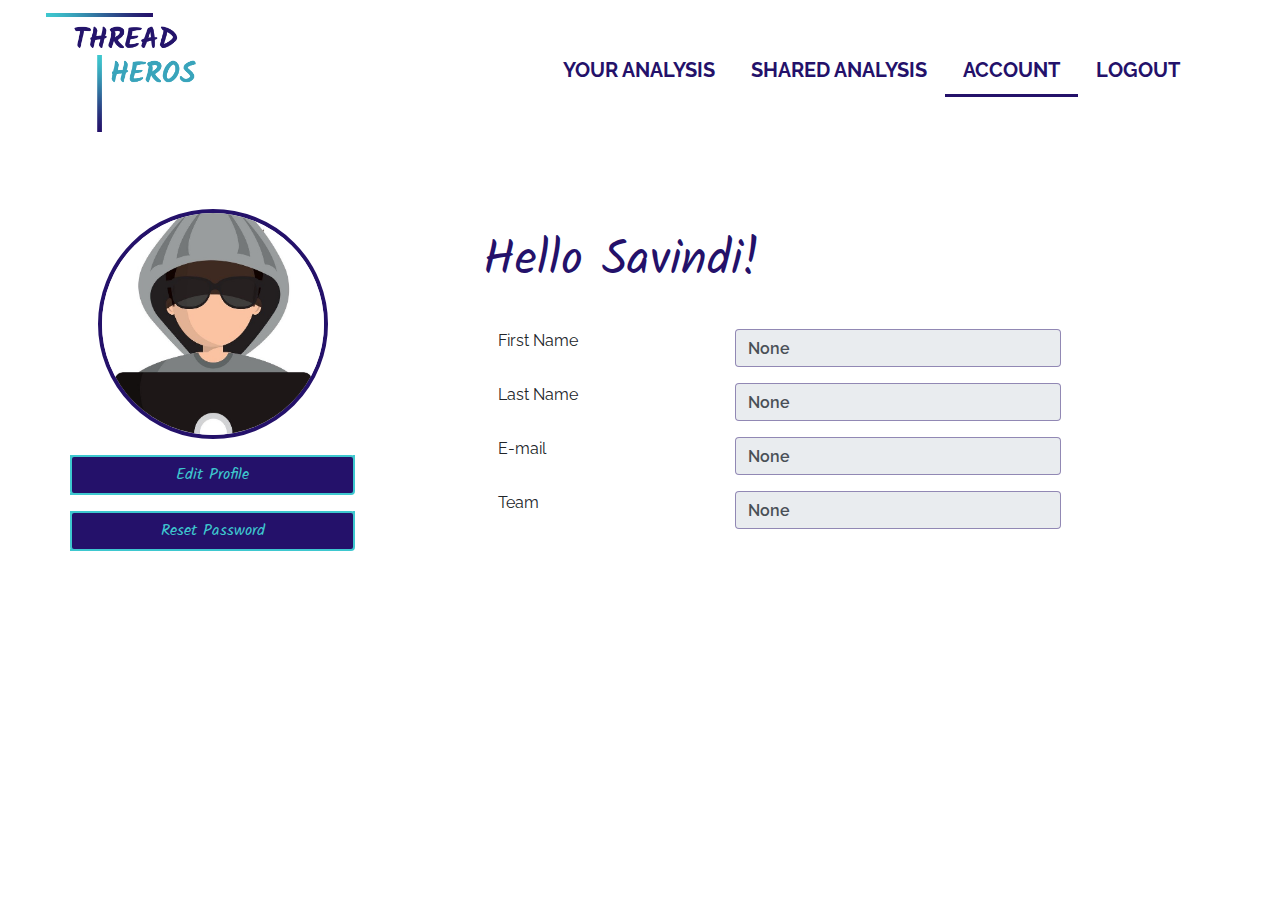
<file: account.html>
<!DOCTYPE html>
<html>
<head>
	<meta charset="utf-8">
	<title>Thread Heros</title>
	<meta name="description" content="Secure, Feature-rich, Collaborative way to analyze your Thread Dumps">
	<meta name="viewport" content="width=device-width, initial-scale=1.0">
	<meta name="author" content="savindi">

	<!-- ================= Favicon ================== -->
	<link rel="shortcut icon" href="images/favicon.png">

	<!-- ============== Bootstrap 4.0 ============== -->
	<link rel="stylesheet" href="https://stackpath.bootstrapcdn.com/bootstrap/4.3.1/css/bootstrap.min.css" integrity="sha384-ggOyR0iXCbMQv3Xipma34MD+dH/1fQ784/j6cY/iJTQUOhcWr7x9JvoRxT2MZw1T" crossorigin="anonymous">
	
	<!-- ============== Font Awesome ============== -->
	<link rel="stylesheet" href="https://cdnjs.cloudflare.com/ajax/libs/font-awesome/5.11.2/css/all.css" integrity="sha256-46qynGAkLSFpVbEBog43gvNhfrOj+BmwXdxFgVK/Kvc=" crossorigin="anonymous" />
	
	<!-- ============== Resources style ============== -->
	<link rel="stylesheet" href="CSS/nav.css" />
	<link rel="stylesheet" href="CSS/buttons.css" />
	<link rel="stylesheet" href="CSS/account.css" />

	<!-- ============== Fonts ============== -->
	<link href="https://fonts.googleapis.com/css?family=Kalam:300,400,700&display=swap" rel="stylesheet">
	<link href="https://fonts.googleapis.com/css?family=Source+Code+Pro&display=swap" rel="stylesheet">
	<link href="https://fonts.googleapis.com/css?family=Raleway&display=swap" rel="stylesheet">
</head>

<body>
	<div class="container-fluid">

		<!-- ============== NavBar ============== -->
		<nav class="navbar navbar-expand-lg static-top">
			<div class="container-fluid">
				<a class="navbar-brand" href="#">
					<img class="brand-logo" src="images/LogoColoured.png" alt="Logo">
				</a>
				<button class="navbar-toggler" type="button" data-toggle="collapse" data-target="#navbarResponsive" aria-controls="navbarResponsive" aria-expanded="false" aria-label="Toggle navigation">
					<span class="navbar-toggler-icon"><i class="fas fa-bars"></i></span>
				</button>
				<div class="collapse navbar-collapse" id="navbarResponsive">
				<ul class="navbar-nav ml-auto topBotomBordersOut">
					<li class="nav-item nav-animation">
						<a class="nav-link" href="analysis.html">YOUR ANALYSIS</a>
					</li>
					<li class="nav-item nav-animation">
						<a class="nav-link" href="shared.html">SHARED ANALYSIS</a>
					</li>
					<li class="nav-item active nav-animation">
						<a class="nav-link" href="#">ACCOUNT<span class="sr-only">(current)</span></a>
					</li>
					<li class="nav-item nav-animation">
						<a id="logout-btn" class="nav-link" href="#"  data-toggle="modal" data-target="#logoutModal">LOGOUT</a>
					</li>
					<li class="nav-item nav-animation">
						<a class="nav-link" href="#"><i class="fas fa-bell"></i></a>
					</li>
				</ul>
				</div>
			</div>
		</nav>	

		<!-- ============== Page Content ============== -->
		<div class="container page-content">
			<div class="row justify-content-center">
				<div class="col-sm-4 col-md-4 col-lg-3 column">
					<div class="row justify-content-center">
						<div class="col-12 col-sm-12 justify-content-center column2"> <img class="avatar" src="images/avatar.jpg" alt="Avatar"></div>
						<div class="col-6 col-sm-12 column2"> <button id="edit-user" class="btn btn--border">Edit Profile<span></span></button></div>
						<div class="col-6 col-sm-12 column2"> <button class="btn btn--border">Reset Password<span></span></button></div>
					</div>
				</div>
				<div class="col-sm-8 col-md-8 col-lg-9 column">
					<div class="row content-wrap"><p class="username">Hello <span id="hello-user">Savindi</span>!</p></div>
					<div class="form-wrap">
						<form class="form-horizontal">
							<fieldset>								
								<!-- Text input-->
								<div class="row form-group">
									<label class="col-md-4 control-label" for="fname">First Name</label>  
									<div class="col-md-6">
									<input id="fname" name="fname" type="text" placeholder="First Name" value="None" class="form-control input-md" required="" disabled>
									
									</div>
								</div>
								
								<!-- Text input-->
								<div class="row form-group">
									<label class="col-md-4 control-label" for="lname">Last Name</label>  
									<div class="col-md-6">
									<input id="lname" name="lname" type="text" placeholder="Last Name" value="None" class="form-control input-md" required="" disabled>
									
									</div>
								</div>
								
								<!-- Text input-->
								<div class="row form-group">
									<label class="col-md-4 control-label" for="email">E-mail</label>  
									<div class="col-md-6">
									<input id="email" name="email" type="text" placeholder="E-mail" value="None" class="form-control input-md" required="" disabled>
									
									</div>
								</div>
								
								<!-- Text input-->
								<div class="row form-group">
									<label class="col-md-4 control-label" for="team">Team</label>  
									<div class="col-md-6">
									<input id="team" name="team" type="text" placeholder="Team" value="None" class="form-control input-md" required="" disabled>
									
									</div>
								</div>
								
							</fieldset>
						</form>
						<div class=""> <button id="save-user" class="btn btn--border">Update Profile<span></span></button></div>		
					</div>
					
				</div>
			</div>
		</div>

		
  <!-- Logout Modal-->
  <div class="modal fade" id="logoutModal" tabindex="-1" role="dialog" aria-labelledby="exampleModalLabel" aria-hidden="true">
		<div class="modal-dialog" role="document">
		  <div class="modal-content">
			<div class="modal-header">
			  <h5 class="modal-title" id="exampleModalLabel">Ready to Leave?</h5>
			  <button class="close" type="button" data-dismiss="modal" aria-label="Close">
				<span aria-hidden="true">×</span>
			  </button>
			</div>
			<div class="modal-body">Select "Logout" below if you are ready to end your current session.</div>
			<div class="modal-footer adjust">
			  <button class="btn btn-reset btn-secondary" type="button" data-dismiss="modal">Cancel</button>
			  <a id="final-logout-btn" class="btn btn-reset btn-primary" href="#">Logout</a>
			</div>
		  </div>
		</div>
	  </div>
		
	</div>
	
	
	<!-- ============== Bootstrap 4.0 JavaScripts ============== -->
	<script src="https://code.jquery.com/jquery-3.3.1.slim.min.js" integrity="sha384-q8i/X+965DzO0rT7abK41JStQIAqVgRVzpbzo5smXKp4YfRvH+8abtTE1Pi6jizo" crossorigin="anonymous"></script>
	<script src="https://stackpath.bootstrapcdn.com/bootstrap/4.3.1/js/bootstrap.min.js" integrity="sha384-JjSmVgyd0p3pXB1rRibZUAYoIIy6OrQ6VrjIEaFf/nJGzIxFDsf4x0xIM+B07jRM" crossorigin="anonymous"></script>
	<script src="https://cdnjs.cloudflare.com/ajax/libs/popper.js/1.14.7/umd/popper.min.js" integrity="sha384-UO2eT0CpHqdSJQ6hJty5KVphtPhzWj9WO1clHTMGa3JDZwrnQq4sF86dIHNDz0W1" crossorigin="anonymous"></script>
	
	<!-- ============== Custom JavaScripts ============== -->
	<script type="text/javascript" src="JS/user_control_functions.js"></script>
	<script type="text/javascript" src="JS/account.js"></script>
	<script type="text/javascript" src="JS/common_functions.js"></script>
</body>
</html>
</file>
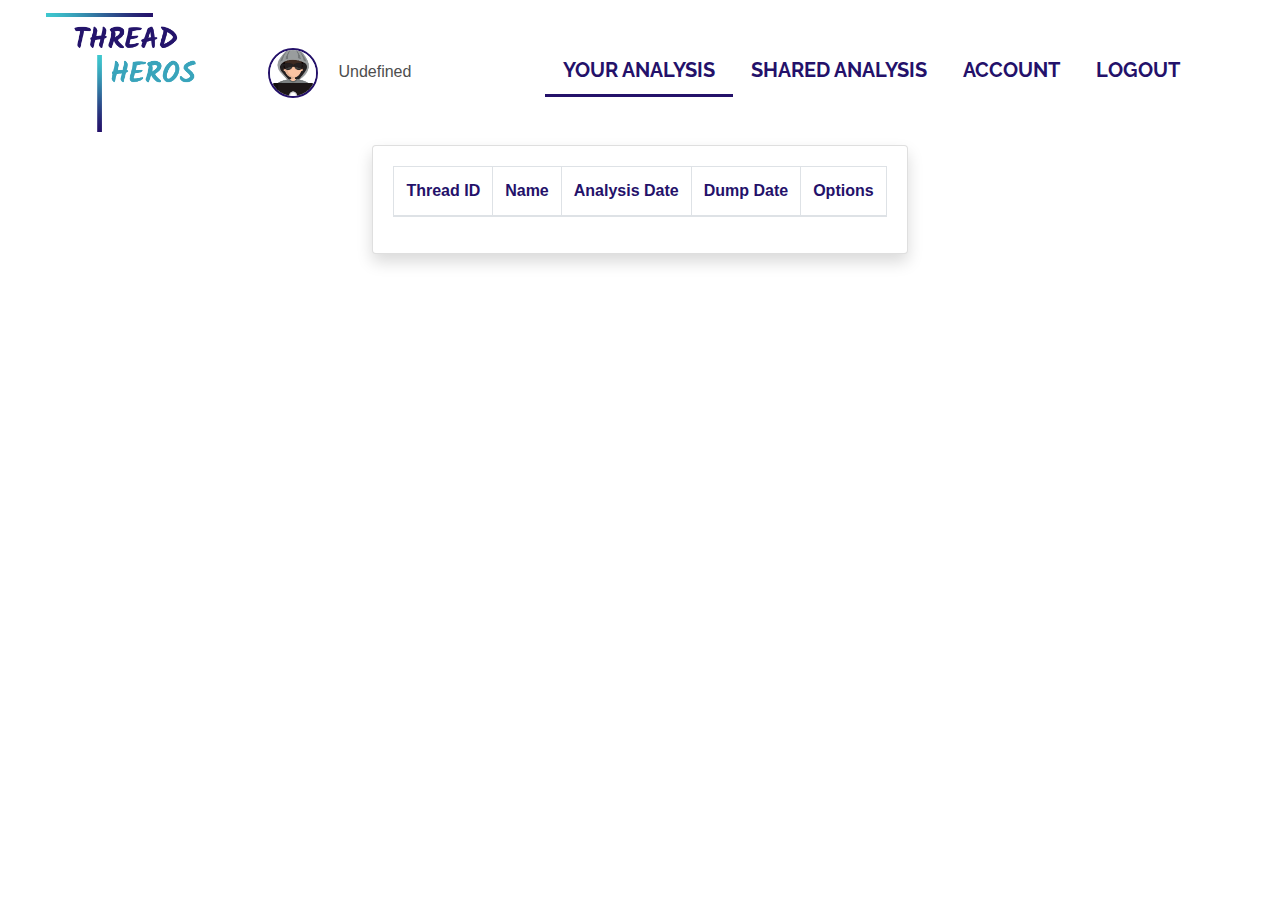
<file: analysis.html>
<!DOCTYPE html>
<html>
<head>
	<meta charset="utf-8">
	<title>Thread Heros</title>
	<meta name="description" content="Secure, Feature-rich, Collaborative way to analyze your Thread Dumps">
	<meta name="viewport" content="width=device-width, initial-scale=1.0">
	<meta name="author" content="savindi">

	<!-- ================= Favicon ================== -->
	<link rel="shortcut icon" href="images/favicon.png">

	<!-- ============== Bootstrap 4.0 ============== -->
	<link rel="stylesheet" href="https://stackpath.bootstrapcdn.com/bootstrap/4.3.1/css/bootstrap.min.css" integrity="sha384-ggOyR0iXCbMQv3Xipma34MD+dH/1fQ784/j6cY/iJTQUOhcWr7x9JvoRxT2MZw1T" crossorigin="anonymous">
	
	<!-- ============== Font Awesome ============== -->
	<link rel="stylesheet" href="https://cdnjs.cloudflare.com/ajax/libs/font-awesome/5.11.2/css/all.css" integrity="sha256-46qynGAkLSFpVbEBog43gvNhfrOj+BmwXdxFgVK/Kvc=" crossorigin="anonymous" />
	
	<!-- ============== DataTable ============== -->
	<link rel="stylesheet" type="text/css" href="https://cdn.datatables.net/w/bs4/dt-1.10.18/datatables.min.css"/>
	
	<!-- ============== Resources style ============== -->
	<link rel="stylesheet" href="CSS/nav.css" />
	<link rel="stylesheet" href="CSS/analyze.css" />

	<!-- ============== Fonts ============== -->
	<link href="https://fonts.googleapis.com/css?family=Kalam:300,400,700&display=swap" rel="stylesheet">
	<link href="https://fonts.googleapis.com/css?family=Source+Code+Pro&display=swap" rel="stylesheet">
	<link href="https://fonts.googleapis.com/css?family=Raleway&display=swap" rel="stylesheet">
</head>

<body>
	<div class="container-fluid">

		<!-- ============== NavBar ============== -->
		<nav class="navbar navbar-expand-lg static-top">
			<div class="container-fluid">
				<a class="navbar-brand" href="#">
					<img class="brand-logo" src="images/LogoColoured.png" alt="Logo">
				</a>
				<div id="logged-details">
					<img class="display-avatar" src="images/avatar.jpg" alt="avatar">
					<p class="display-name" id="display-name">savindi.wijenayaka@gmail.com</p>
				</div>
				<button class="navbar-toggler" type="button" data-toggle="collapse" data-target="#navbarResponsive" aria-controls="navbarResponsive" aria-expanded="false" aria-label="Toggle navigation">
					<span class="navbar-toggler-icon"><i class="fas fa-bars"></i></span>
				</button>
				<div class="collapse navbar-collapse" id="navbarResponsive">
				<ul class="navbar-nav ml-auto topBotomBordersOut">
					<li class="nav-item active nav-animation">
						<a class="nav-link" href="#">YOUR ANALYSIS<span class="sr-only">(current)</span></a>
					</li>
					<li class="nav-item nav-animation">
						<a class="nav-link" href="shared.html">SHARED ANALYSIS</a>
					</li>
					<li class="nav-item nav-animation">
						<a class="nav-link" href="account.html">ACCOUNT</a>
					</li>
					<li class="nav-item nav-animation">
						<a id="logout-btn" class="nav-link" href="#"  data-toggle="modal" data-target="#logoutModal">LOGOUT</a>
					</li>
					<li class="nav-item nav-animation">
						<a class="nav-link" href="#"><i class="fas fa-bell"></i></a>
					</li>
				</ul>
				</div>
			</div>
		</nav>	

		<!-- ============== Page Content ============== -->
		<!-- <div class="row"><h3 id="page-title" class="text-gray-600">Your Analysis</h3></div> -->
		<div class="row justify-content-center">
			<!-- DataTales Example -->
			<div class="card shadow mb-4">
				<!-- <div class="card-header py-3">
					<h6 class="m-0 font-weight-bold text-primary">DataTables Example</h6>
				</div> -->
				<div class="card-body">
					<div class="table-responsive">
					<table class="table table-bordered" id="old-analysis" width="100%" cellspacing="0">
						<thead>
						<tr>
							<th>Thread ID</th>
							<th>Name</th>
							<th>Analysis Date</th>
							<th>Dump Date</th>
							<th>Options</th>
						</tr>
						</thead>
						<tbody id="old-analysis-tbody">
						
						
						</tbody>
					</table>
					</div>
				</div>
				</div>
		</div>

		<!-- Modal -->
		<div class="modal fade" id="exampleModal" tabindex="-1" role="dialog" aria-labelledby="exampleModalLabel" aria-hidden="true">
			<div class="modal-dialog" role="document">
			<div class="modal-content">
				<div class="modal-header">
				<h5 class="modal-title" id="exampleModalLabel">Share Dump</h5>
				<button type="button" class="close" data-dismiss="modal" aria-label="Close">
					<span aria-hidden="true">&times;</span>
				</button>
				</div>
				<div class="modal-body">
					Select a team member and click Share
					<div class="dropdown">
						<button id="btn-choice" class="btn btn-secondary btn-choice dropdown-toggle" type="button" id="dropdownMenuButton" data-toggle="dropdown" aria-haspopup="true" aria-expanded="false">
							Select Member
						</button>
						<div id="dropdown-content" class="dropdown-menu" aria-labelledby="dropdownMenuButton">
							
						</div>
					</div>

					<div id="success-alert" class="alert alert-success alert-dismissible fade show hidden-alert" role="alert">
						<strong id="message">Shared Successfully!</strong>
						<button id="success-close" type="button" class="close" data-dismiss="" aria-label="Close">
							<span aria-hidden="true">&times;</span>
						</button>
					</div>
				</div>
				<div class="modal-footer">
				<button id="modal-close-btn" type="button" class="modal-btn btn btn-secondary" data-dismiss="modal">Close</button>
				<button id="modal-share-btn" type="button" class="modal-btn btn btn-primary">Share</button>
				</div>
			</div>
			</div>
		</div>

		
  <!-- Logout Modal-->
  <div class="modal fade" id="logoutModal" tabindex="-1" role="dialog" aria-labelledby="exampleModalLabel" aria-hidden="true">
		<div class="modal-dialog" role="document">
		  <div class="modal-content">
			<div class="modal-header">
			  <h5 class="modal-title" id="exampleModalLabel">Ready to Leave?</h5>
			  <button class="close" type="button" data-dismiss="modal" aria-label="Close">
				<span aria-hidden="true">×</span>
			  </button>
			</div>
			<div class="modal-body">Select "Logout" below if you are ready to end your current session.</div>
			<div class="modal-footer">
			  <button class="btn btn-reset btn-secondary" type="button" data-dismiss="modal">Cancel</button>
			  <a id="final-logout-btn" class="btn btn-reset btn-primary" href="#">Logout</a>
			</div>
		  </div>
		</div>
	  </div>

	</div>
	
	
	<!-- ============== Bootstrap 4.0 JavaScripts ============== -->
	<script src="https://code.jquery.com/jquery-3.3.1.slim.min.js" integrity="sha384-q8i/X+965DzO0rT7abK41JStQIAqVgRVzpbzo5smXKp4YfRvH+8abtTE1Pi6jizo" crossorigin="anonymous"></script>
	<script src="https://cdnjs.cloudflare.com/ajax/libs/popper.js/1.14.7/umd/popper.min.js" integrity="sha384-UO2eT0CpHqdSJQ6hJty5KVphtPhzWj9WO1clHTMGa3JDZwrnQq4sF86dIHNDz0W1" crossorigin="anonymous"></script>
	<script src="https://stackpath.bootstrapcdn.com/bootstrap/4.3.1/js/bootstrap.min.js" integrity="sha384-JjSmVgyd0p3pXB1rRibZUAYoIIy6OrQ6VrjIEaFf/nJGzIxFDsf4x0xIM+B07jRM" crossorigin="anonymous"></script>
	
	<!-- ============== DataTable Library ============== -->
	<script type="text/javascript" src="https://cdn.datatables.net/w/bs4/dt-1.10.18/datatables.min.js"></script>
  
	<!-- ============== Custom JavaScripts ============== -->
	<script type="text/javascript" src="JS/analyze.js"></script>
	<script type="text/javascript" src="JS/common_functions.js"></script>
</body>
</html>
</file>
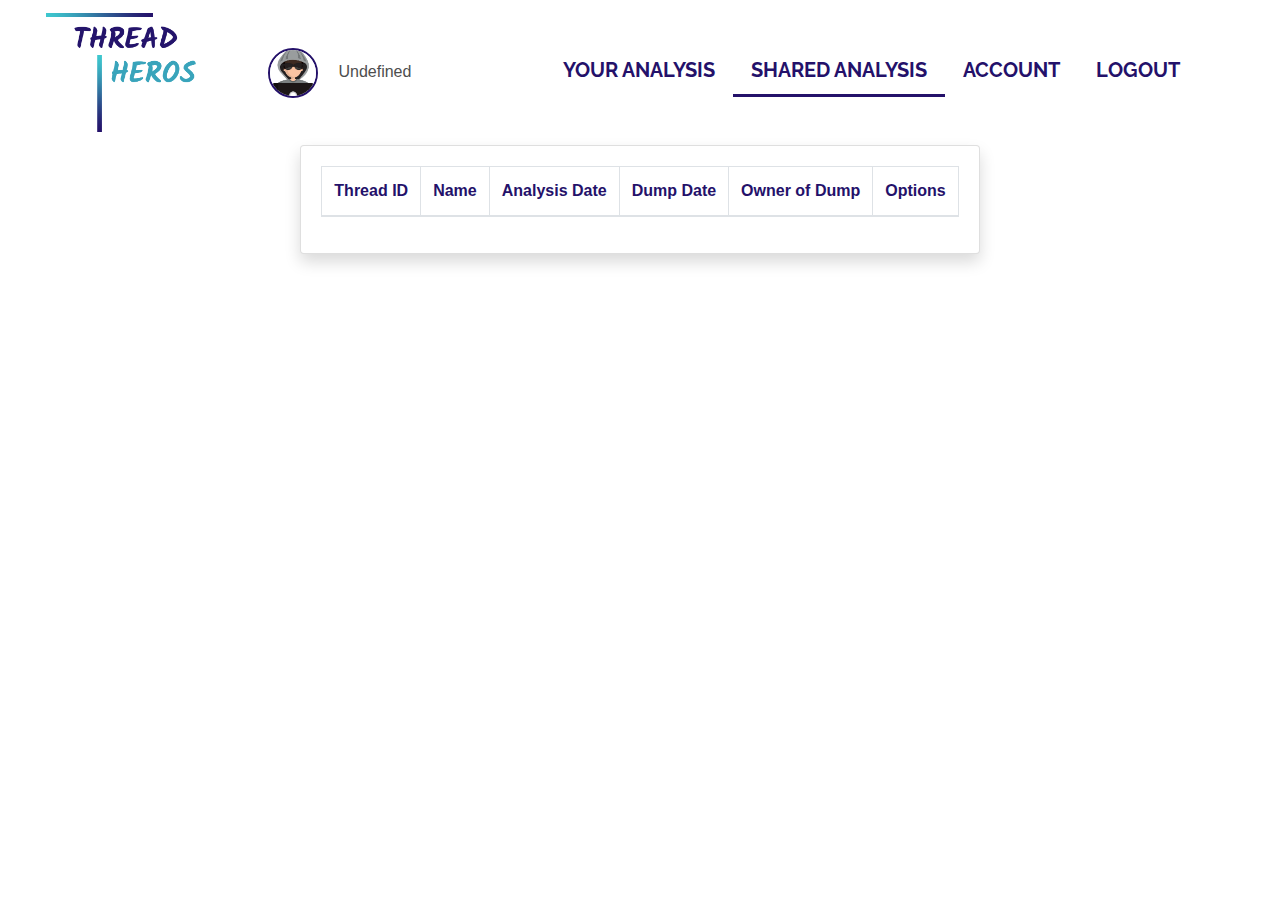
<file: shared.html>
<!DOCTYPE html>
<html>
<head>
	<meta charset="utf-8">
	<title>Thread Heros</title>
	<meta name="description" content="Secure, Feature-rich, Collaborative way to analyze your Thread Dumps">
	<meta name="viewport" content="width=device-width, initial-scale=1.0">
	<meta name="author" content="savindi">

	<!-- ================= Favicon ================== -->
	<link rel="shortcut icon" href="images/favicon.png">

	<!-- ============== Bootstrap 4.0 ============== -->
	<link rel="stylesheet" href="https://stackpath.bootstrapcdn.com/bootstrap/4.3.1/css/bootstrap.min.css" integrity="sha384-ggOyR0iXCbMQv3Xipma34MD+dH/1fQ784/j6cY/iJTQUOhcWr7x9JvoRxT2MZw1T" crossorigin="anonymous">
	
	<!-- ============== Font Awesome ============== -->
	<link rel="stylesheet" href="https://cdnjs.cloudflare.com/ajax/libs/font-awesome/5.11.2/css/all.css" integrity="sha256-46qynGAkLSFpVbEBog43gvNhfrOj+BmwXdxFgVK/Kvc=" crossorigin="anonymous" />
	
	<!-- ============== DataTable ============== -->
	<link rel="stylesheet" type="text/css" href="https://cdn.datatables.net/w/bs4/dt-1.10.18/datatables.min.css"/>
	
	<!-- ============== Resources style ============== -->
	<link rel="stylesheet" href="CSS/nav.css" />
	<link rel="stylesheet" href="CSS/analyze.css" />
	<link rel="stylesheet" href="CSS/shared.css" />

	<!-- ============== Fonts ============== -->
	<link href="https://fonts.googleapis.com/css?family=Kalam:300,400,700&display=swap" rel="stylesheet">
	<link href="https://fonts.googleapis.com/css?family=Source+Code+Pro&display=swap" rel="stylesheet">
	<link href="https://fonts.googleapis.com/css?family=Raleway&display=swap" rel="stylesheet">
</head>

<body>
	<div class="container-fluid">

		<!-- ============== NavBar ============== -->
		<nav class="navbar navbar-expand-lg static-top">
			<div class="container-fluid">
				<a class="navbar-brand" href="#">
					<img class="brand-logo" src="images/LogoColoured.png" alt="Logo">
				</a>
				<div id="logged-details">
					<img class="display-avatar" src="images/avatar.jpg" alt="avatar">
					<p class="display-name" id="display-name">savindi.wijenayaka@gmail.com</p>
				</div>
				<button class="navbar-toggler" type="button" data-toggle="collapse" data-target="#navbarResponsive" aria-controls="navbarResponsive" aria-expanded="false" aria-label="Toggle navigation">
					<span class="navbar-toggler-icon"><i class="fas fa-bars"></i></span>
				</button>
				<div class="collapse navbar-collapse" id="navbarResponsive">
				<ul class="navbar-nav ml-auto topBotomBordersOut">
					<li class="nav-item nav-animation">
						<a class="nav-link" href="analysis.html">YOUR ANALYSIS</a>
					</li>
					<li class="nav-item active nav-animation">
						<a class="nav-link" href="#">SHARED ANALYSIS<span class="sr-only">(current)</span></a>
					</li>
					<li class="nav-item nav-animation">
						<a class="nav-link" href="account.html">ACCOUNT</a>
					</li>
					<li class="nav-item nav-animation">
						<a id="logout-btn" class="nav-link" href="#"  data-toggle="modal" data-target="#logoutModal">LOGOUT</a>
					</li>
					<li class="nav-item nav-animation">
						<a class="nav-link" href="#"><i class="fas fa-bell"></i></a>
					</li>
				</ul>
				</div>
			</div>
		</nav>	

		<!-- ============== Page Content ============== -->
		<!-- <div class="row"><h3 id="page-title" class="text-gray-600">Shared Analysis</h3></div> -->
		<div class="row justify-content-center">
			<!-- DataTales Example -->
			<div class="card shadow mb-4">
				<!-- <div class="card-header py-3">
					<h6 class="m-0 font-weight-bold text-primary">DataTables Example</h6>
				</div> -->
				<div class="card-body">
					<div class="table-responsive">
					<table class="table table-bordered" id="shared-analysis" width="100%" cellspacing="0">
						<thead>
						<tr>
							<th>Thread ID</th>
							<th>Name</th>
							<th>Analysis Date</th>
							<th>Dump Date</th>
							<th>Owner of Dump</th>
							<th>Options</th>
						</tr>
						</thead>
						<tbody id="shared-tbody">
						
						</tbody>
					</table>
					</div>
				</div>
				</div>
		</div>

		
	<!-- Logout Modal-->
	<div class="modal fade" id="logoutModal" tabindex="-1" role="dialog" aria-labelledby="exampleModalLabel" aria-hidden="true">
			<div class="modal-dialog" role="document">
			<div class="modal-content">
				<div class="modal-header">
				<h5 class="modal-title" id="exampleModalLabel">Ready to Leave?</h5>
				<button class="close" type="button" data-dismiss="modal" aria-label="Close">
					<span aria-hidden="true">×</span>
				</button>
				</div>
				<div class="modal-body">Select "Logout" below if you are ready to end your current session.</div>
				<div class="modal-footer">
				<button class="btn btn-reset btn-secondary" type="button" data-dismiss="modal">Cancel</button>
				<a id="final-logout-btn" class="btn btn-reset btn-primary" href="#">Logout</a>
				</div>
			</div>
			</div>
		</div>

	</div>
	  
	<!-- ============== Bootstrap 4.0 JavaScripts ============== -->
	<script src="https://code.jquery.com/jquery-3.3.1.slim.min.js" integrity="sha384-q8i/X+965DzO0rT7abK41JStQIAqVgRVzpbzo5smXKp4YfRvH+8abtTE1Pi6jizo" crossorigin="anonymous"></script>
	<script src="https://stackpath.bootstrapcdn.com/bootstrap/4.3.1/js/bootstrap.min.js" integrity="sha384-JjSmVgyd0p3pXB1rRibZUAYoIIy6OrQ6VrjIEaFf/nJGzIxFDsf4x0xIM+B07jRM" crossorigin="anonymous"></script>
	<script src="https://cdnjs.cloudflare.com/ajax/libs/popper.js/1.14.7/umd/popper.min.js" integrity="sha384-UO2eT0CpHqdSJQ6hJty5KVphtPhzWj9WO1clHTMGa3JDZwrnQq4sF86dIHNDz0W1" crossorigin="anonymous"></script>
	
	<!-- ============== DataTable Library ============== -->
	<script type="text/javascript" src="https://cdn.datatables.net/w/bs4/dt-1.10.18/datatables.min.js"></script>
  
	<!-- ============== Custom JavaScripts ============== -->
	<script type="text/javascript" src="JS/datatables.js"></script>
	<script type="text/javascript" src="JS/shared.js"></script>
	<script type="text/javascript" src="JS/common_functions.js"></script>
</body>
</html>
</file>
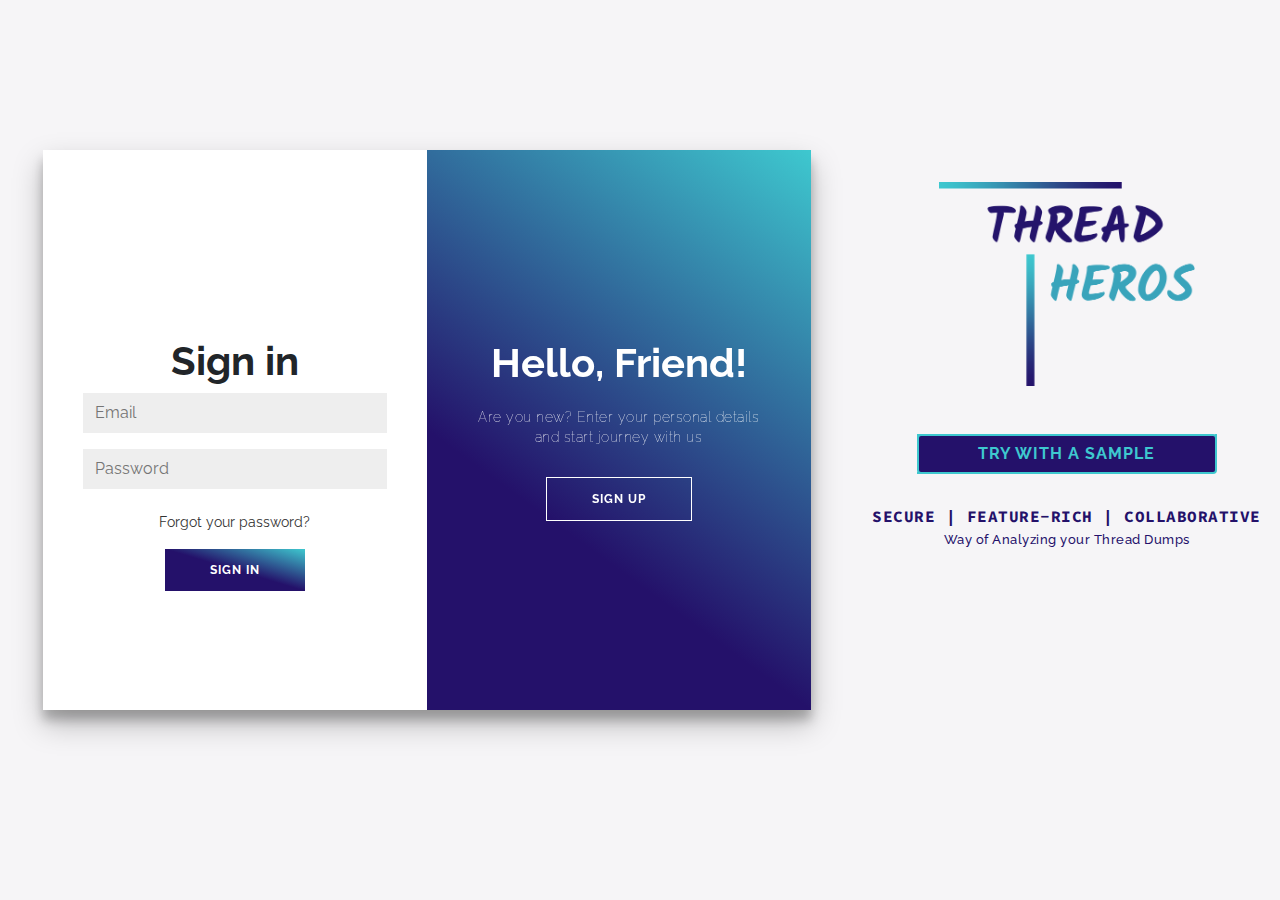
<file: signinup.html>
<!DOCTYPE html>
<html>
<head>
	<meta charset="utf-8">
	<title>Thread Heros</title>
	<meta name="description" content="Secure, Feature-rich, Collaborative way to analyze your Thread Dumps">
	<meta name="viewport" content="width=device-width, initial-scale=1.0">
	<meta name="author" content="savindi">

	<!-- ================= Favicon ================== -->
	<link rel="shortcut icon" href="images/favicon.png">

	<!-- ============== Bootstrap 4.0 ============== -->
	<link rel="stylesheet" href="https://stackpath.bootstrapcdn.com/bootstrap/4.3.1/css/bootstrap.min.css" integrity="sha384-ggOyR0iXCbMQv3Xipma34MD+dH/1fQ784/j6cY/iJTQUOhcWr7x9JvoRxT2MZw1T" crossorigin="anonymous">
	
	<!-- ============== Font Awesome ============== -->
	<link rel="stylesheet" href="https://cdnjs.cloudflare.com/ajax/libs/font-awesome/5.11.2/css/all.css" integrity="sha256-46qynGAkLSFpVbEBog43gvNhfrOj+BmwXdxFgVK/Kvc=" crossorigin="anonymous" />
    
    <!-- ============== Resources style ============== -->
    <link rel="stylesheet" href="CSS/signinup.css" />
    <link rel="stylesheet" href="CSS/buttons.css" />

	<!-- ============== Fonts ============== -->
	<link href="https://fonts.googleapis.com/css?family=Kalam:300,400,700&display=swap" rel="stylesheet">
	<link href="https://fonts.googleapis.com/css?family=Source+Code+Pro&display=swap" rel="stylesheet">
	<link href="https://fonts.googleapis.com/css?family=Raleway&display=swap" rel="stylesheet">
</head>

<body>

    <div class="container-fluid">
        <div class="row">
            <div class="col-lg-7 col-xl-8">

                <!-- Form -->
                <div class="container" id="container">
                    <div class="form-container sign-up-container">
                        <div id="reg-alert" class="alert alert-info alert-dismissible fade show" role="alert">
                            <strong id="reg-strong">Password Tip: </strong> <span id="reg-error">Must have 8 characters (at least 1 symbol, 1 uppercase, 1 lowercase)</span>
                            <button id="reg-close" type="button" class="close" data-dismiss="" aria-label="Close">
                                <span aria-hidden="true">&times;</span>
                            </button>
                        </div>
                        <form action="#">
                            <h1>Create Account</h1>
                            <!-- <div class="social-container">
                                <a href="#" class="social"><i class="fab fa-facebook-f"></i></a>
                                <a href="#" class="social"><i class="fab fa-google-plus-g"></i></a>
                                <a href="#" class="social"><i class="fab fa-linkedin-in"></i></a>
                            </div>
                            <span>or use your email for registration</span> -->
                            <input id="form-fname" type="text" placeholder="First Name" />
                            <input id="form-lname" type="text" placeholder="Last Name" />
                            <input id="form-email" type="email" placeholder="Email" />
                            <input id="form-team" type="text" placeholder="Team" />
                            <input id="form-password" type="password" placeholder="Password" />
                            <input id="form-repassword" type="password" placeholder="Re-enter Password" />
                            <button id="register-button">Sign Up</button>
                        </form>
                    </div>
                    <div class="form-container sign-in-container">
                        <div id="login-alert" class="alert alert-danger alert-dismissible fade show hidden-alert" role="alert">
                            <strong>Error in Login!</strong> <span id="login-error">You should check in on some of those fields below.</span> 
                            <button id="login-close" type="button" class="close" data-dismiss="" aria-label="Close">
                                <span aria-hidden="true">&times;</span>
                            </button>
                        </div>
                        <form action="#">
                            <h1>Sign in</h1>
                            <!-- <div class="social-container">
                                <a href="#" class="social"><i class="fab fa-facebook-f"></i></a>
                                <a href="#" class="social"><i class="fab fa-google-plus-g"></i></a>
                                <a href="#" class="social"><i class="fab fa-linkedin-in"></i></a>
                            </div>
                            <span>or use your account</span> -->
                            <input id="login-user" type="email" placeholder="Email" required />
                            <input id="login-password" type="password" placeholder="Password" required/>
                            <a href="#">Forgot your password?</a>
                            <button id="login-button">Sign In</button>
                        </form>
                    </div>
                    <div class="overlay-container">
                        <div class="overlay">
                            <div class="overlay-panel overlay-left">
                                <h1>Welcome Back!</h1>
                                <p>To use our functionalities please login with your personal info</p>
                                <button class="ghost" id="signIn">Sign In</button>
                            </div>
                            <div class="overlay-panel overlay-right">
                                <h1>Hello, Friend!</h1>
                                <p>Are you new? Enter your personal details and start journey with us</p>
                                <button class="ghost" id="signUp">Sign Up</button>
                            </div>
                        </div>
                    </div>
                </div>
                <!-- End of Form -->

            </div>
            <div class="col-lg-5 col-xl-4" style>
                <div class="row justify-content-md-center">
                    <div class="col-9" id="logo-holder"><img src="images/LogoColoured.png" alt="Logo" id="logo"></div>                    
                </div>
                <div class="row justify-content-md-center">
                    <button class="btn btn--border try-sample" id="try-sample">Try with a Sample<span></span></button>
                </div>
                
                <div class="row justify-content-center justify-content-md-center" id="upper-text">
                    <div class="text-holder"><p id="upper-text-p">SECURE | FEATURE-RICH | COLLABORATIVE</p></div>
                </div>
                <div class="row justify-content-center justify-content-md-center">
                    <div class="text-holder"><p id="below-text-p">Way of Analyzing your Thread Dumps</p></div>
                </div>
            </div>
        </div>
            

    </div>
        
	
	
	<!-- ============== Bootstrap 4.0 JavaScripts ============== -->
	<script src="https://code.jquery.com/jquery-3.3.1.slim.min.js" integrity="sha384-q8i/X+965DzO0rT7abK41JStQIAqVgRVzpbzo5smXKp4YfRvH+8abtTE1Pi6jizo" crossorigin="anonymous"></script>
	<script src="https://stackpath.bootstrapcdn.com/bootstrap/4.3.1/js/bootstrap.min.js" integrity="sha384-JjSmVgyd0p3pXB1rRibZUAYoIIy6OrQ6VrjIEaFf/nJGzIxFDsf4x0xIM+B07jRM" crossorigin="anonymous"></script>
	<script src="https://cdnjs.cloudflare.com/ajax/libs/popper.js/1.14.7/umd/popper.min.js" integrity="sha384-UO2eT0CpHqdSJQ6hJty5KVphtPhzWj9WO1clHTMGa3JDZwrnQq4sF86dIHNDz0W1" crossorigin="anonymous"></script>
    
    <!-- ============== Custom JavaScripts ============== -->
    <script type="text/javascript" src="JS/signinup.js"></script>
    <script type="text/javascript" src="JS/default_functions.js"></script>
    <script type="text/javascript" src="JS/user_control_functions.js"></script>
	
</body>
</html>
</file>
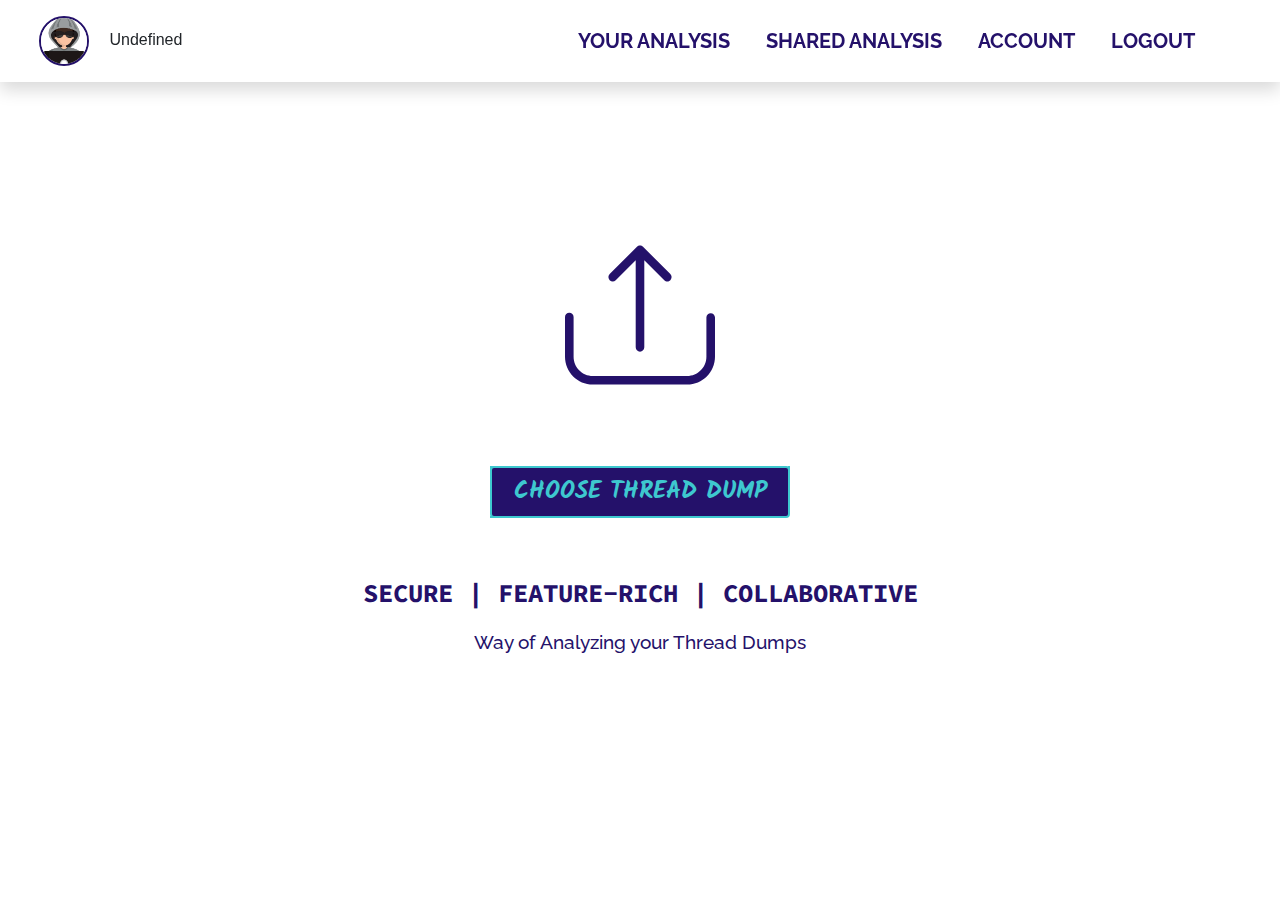
<file: upload.html>
<!DOCTYPE html>
<html>
<head>
	<meta charset="utf-8">
	<title>Thread Heros</title>
	<meta name="description" content="Secure, Feature-rich, Collaborative way to analyze your Thread Dumps">
	<meta name="viewport" content="width=device-width, initial-scale=1.0">
	<meta name="author" content="savindi">

	<!-- ================= Favicon ================== -->
	<link rel="shortcut icon" href="images/favicon.png">

	<!-- ============== Bootstrap 4.0 ============== -->
	<link rel="stylesheet" href="https://stackpath.bootstrapcdn.com/bootstrap/4.3.1/css/bootstrap.min.css" integrity="sha384-ggOyR0iXCbMQv3Xipma34MD+dH/1fQ784/j6cY/iJTQUOhcWr7x9JvoRxT2MZw1T" crossorigin="anonymous">
	
	<!-- ============== Font Awesome ============== -->
	<link rel="stylesheet" href="https://cdnjs.cloudflare.com/ajax/libs/font-awesome/5.11.2/css/all.css" integrity="sha256-46qynGAkLSFpVbEBog43gvNhfrOj+BmwXdxFgVK/Kvc=" crossorigin="anonymous" />
	
	<!-- ============== Resources style ============== -->
	<link rel="stylesheet" href="CSS/nav.css" />
	<link rel="stylesheet" href="CSS/upload.css" />
	<link rel="stylesheet" href="CSS/buttons.css" />

	<!-- ============== Fonts ============== -->
	<link href="https://fonts.googleapis.com/css?family=Kalam:300,400,700&display=swap" rel="stylesheet">
	<link href="https://fonts.googleapis.com/css?family=Source+Code+Pro&display=swap" rel="stylesheet">
	<link href="https://fonts.googleapis.com/css?family=Raleway&display=swap" rel="stylesheet">
</head>

<body>
	<div class="container-fluid">

		<!-- ============== NavBar ============== -->
        <nav class="navbar navbar-expand-lg fixed-top shadow top-navbar">
			<div class="container-fluid">
				<div id="logged-details">
				<img class="display-avatar" src="images/avatar.jpg" alt="avatar">
				<p class="display-name" id="display-name">savindi.wijenayaka@gmail.com</p>
				</div>
				<button class="navbar-toggler" type="button" data-toggle="collapse" data-target="#navbarResponsive" aria-controls="navbarResponsive" aria-expanded="false" aria-label="Toggle navigation">
				<span class="navbar-toggler-icon"><i class="fas fa-bars"></i></span>
				</button>
				<div class="collapse navbar-collapse" id="navbarResponsive">
				<ul class="navbar-nav ml-auto topBotomBordersOut">
				<li class="nav-item nav-animation">
					<a class="nav-link" href="analysis.html">YOUR ANALYSIS</a>
					<!-- <a class="nav-link" href="#">YOUR ANALYSIS<span class="sr-only">(current)</span></a> -->
				</li>
				<li class="nav-item nav-animation">
					<a class="nav-link" href="shared.html">SHARED ANALYSIS</a>
				</li>
				<li class="nav-item nav-animation">
					<a class="nav-link" href="account.html">ACCOUNT</a>
				</li>
				<li class="nav-item nav-animation">
					<a id="logout-btn" class="nav-link" href="#"  data-toggle="modal" data-target="#logoutModal">LOGOUT</a>
				</li>
				<li class="nav-item nav-animation">
					<a class="nav-link" href="#"><i class="fas fa-bell"></i></a>
				</li>
				</ul>
				</div>
			</div>
		</nav>

		<!-- ============== Page Content ============== -->
		<div class="row justify-content-center upload-icon">
			<img class="fa-upload" src="images/upload.svg" alt="upload">
		</div>
		<div class="row justify-content-center">
			<h5 id="selected-file">T</h5>
		</div>
		<div class="row justify-content-center">
			<div id="file-wrap"><input type="file" id="dump-file" accept=".txt"/></div>
			<button id="chose-dump" class="btn btn--border">CHOOSE THREAD DUMP<span></span></button>
			<button id="change-dump" class="btn btn--border second">CHANGE<span></span></button>
			<button id="upload-dump" class="btn btn--border second">UPLOAD<span></span></button>
		</div>
		<div class="row justify-content-center" id="upper-text">
			<div class="text-holder"><p id="upper-text-p">SECURE | FEATURE-RICH | COLLABORATIVE</p></div>
		</div>
		<div class="row justify-content-center">
			<div class="text-holder"><p id="below-text-p">Way of Analyzing your Thread Dumps</p></div>
		</div>

		
	<!-- Logout Modal-->
	<div class="modal fade" id="logoutModal" tabindex="-1" role="dialog" aria-labelledby="exampleModalLabel" aria-hidden="true">
			<div class="modal-dialog" role="document">
			<div class="modal-content">
				<div class="modal-header">
				<h5 class="modal-title" id="exampleModalLabel">Ready to Leave?</h5>
				<button class="close" type="button" data-dismiss="modal" aria-label="Close">
					<span aria-hidden="true">×</span>
				</button>
				</div>
				<div class="modal-body">Select "Logout" below if you are ready to end your current session.</div>
				<div class="modal-footer">
				<button class="btn btn-reset btn-secondary" type="button" data-dismiss="modal">Cancel</button>
				<a id="final-logout-btn" class="btn btn-reset btn-primary" href="#">Logout</a>
				</div>
			</div>
			</div>
		</div>
	</div>
	
	
	<!-- ============== Bootstrap 4.0 JavaScripts ============== -->
	<script src="https://code.jquery.com/jquery-3.3.1.slim.min.js" integrity="sha384-q8i/X+965DzO0rT7abK41JStQIAqVgRVzpbzo5smXKp4YfRvH+8abtTE1Pi6jizo" crossorigin="anonymous"></script>
	<script src="https://stackpath.bootstrapcdn.com/bootstrap/4.3.1/js/bootstrap.min.js" integrity="sha384-JjSmVgyd0p3pXB1rRibZUAYoIIy6OrQ6VrjIEaFf/nJGzIxFDsf4x0xIM+B07jRM" crossorigin="anonymous"></script>
	<script src="https://cdnjs.cloudflare.com/ajax/libs/popper.js/1.14.7/umd/popper.min.js" integrity="sha384-UO2eT0CpHqdSJQ6hJty5KVphtPhzWj9WO1clHTMGa3JDZwrnQq4sF86dIHNDz0W1" crossorigin="anonymous"></script>
	
	<!-- ============== Custom JavaScripts ============== -->
	<script type="text/javascript" src="JS/upload.js"></script>
	<script type="text/javascript" src="JS/common_functions.js"></script>
	
	
</body>
</html>
</file>
<file: CSS/nav.css>
:root {
    --main-purple:#24116a;
    --main-blue: #3ec8cf;
}

.topBotomBordersOut
{
    font-family: Raleway;
    /* margin: 0 auto; */
	/* padding: 1em 1em; */
    text-align: right;
}

.topBotomBordersOut a
{
    color: var(--main-purple) !important;
    text-decoration: none;
    font: 20px Raleway;
    margin: 0px 10px;
    padding: 10px 10px;
    position: relative;
    z-index: 0;
    cursor: pointer;
    font-weight: 700;
}

/* Top and Bottom borders go out */
li.nav-animation a:before, li.nav-animation a:after
{
    position: absolute;
    left: 0px;
    width: 100%;
    height: 2px;
    background: var(--main-purple);
    content: "";
    opacity: 0;
    transition: all 0.3s;
}

li.nav-animation a:before
{
    top: 0px;
    transform: translateY(10px);
}

li.nav-animation a:after
{
    bottom: 0px;
    transform: translateY(-10px);
}

li.nav-animation a:hover:before, li.nav-animation a:hover:after
{
    opacity: 1;
    transform: translateY(0px);
}

.navbar-toggler-icon{
    color: var(--main-purple) !important;
}

.navbar-toggler{
    color: var(--main-purple) !important;
}

.logo-container{
    display: inline block;
}

.brand-logo{
    width: 150px;
    height: auto;
}

.top-navbar{
    background-color: white;
    z-index: 1;
}

.side-navbar{
    z-index: 10;
}

li.active{
    border-bottom: 3px solid var(--main-purple);
    padding-bottom: 0.1em;
}

.display-avatar{
    width: 50px;
    height: auto;
    border-radius: 50%;
    display: inline-block;
    margin: 0.5em;
    border: 2px solid var(--main-purple);
  }

.display-name{
    display: inline-block;
    margin: 0.5em;
}

.navbar-expand-lg{
    min-height: 82px;
}
</file>
<file: CSS/buttons.css>
:root {
    --main-purple:#24116a;
    --main-blue: #3ec8cf;
    --light-blue: #63eaf1;
}

.btn {
    font-size: 1.5em;
    cursor: pointer;
    border: 2px solid var(--main-blue);
    outline: none;
    color: var(--main-blue);
    background-color: var(--main-purple);
    margin: 1em;
    font-family: 'Kalam', cursive; 
    font-weight: 700;
    position: relative;
    white-space: nowrap;
    width: 300px;
  }
  .btn--border:hover{
      color: var(--light-blue);
  }
  .btn--border::after, .btn--border::before,
  .btn--border span::after,
  .btn--border span::before {
    content: "";
    position: absolute;
    background-color: var(--main-blue);
    transition: 0.5s ease;
  }
  .btn--border::after, .btn--border::before {
    height: 100%;
    width: 2px;
    top: -2px;
  }
  .btn--border::after {
    left: -2px;
  }
  .btn--border::before {
    right: -2px;
  }
  .btn--border span::after,
  .btn--border span::before {
    height: 2px;
    width: 100%;
    left: -2px;
  }
  .btn--border span::after {
    top: -2px;
  }
  .btn--border span::before {
    bottom: -2px;
  }
  .btn--border:hover:after {
    transform: translatex(-6px);
  }
  .btn--border:hover:before {
    transform: translatex(6px);
  }
  .btn--border:hover span::after {
    transform: translatey(-6px);
  }
  .btn--border:hover span::before {
    transform: translatey(6px);
  }
  
#sample{
  background: none;
  background-color: var(--main-purple) !important;
}

.btn-reset{
  display: inline-block;
  font-weight: 400;
  color: #212529;
  text-align: center;
  vertical-align: middle;
  -webkit-user-select: none;
  -moz-user-select: none;
  -ms-user-select: none;
  user-select: none;
  background-color: transparent;
  border: 1px solid transparent;
  padding: .375rem .75rem;
  font-size: 1rem;
  line-height: 1.5;
  border-radius: .25rem;
  transition: color .15s ease-in-out,background-color .15s ease-in-out,border-color .15s ease-in-out,box-shadow .15s ease-in-out;
  font-family: 'Raleway', sans-serif !important;
  width: 150px !important;
}

.btn-secondary {
  color: #fff;
  background-color: #6c757d;
  border-color: #6c757d;
}

.btn-primary{
  color: #fff;
  background-color: #007bff;
  border-color: #007bff;
}

.adjust{
  display: flex;
  float: right;
}
</file>
<file: CSS/account.css>
:root {
    --main-purple:rgb(36, 17, 106);
    --main-blue: #3ec8cf;
}
body{
    font-family: 'Raleway', sans-serif;
}

.column2{
    text-align: center;
    margin-top: 1em;
    padding: 0;
}

.avatar{
    width: 230px;
    height: 230px;
    border-radius: 50%;
    border: 4px solid var(--main-purple);
}

.btn {
    font-size: 1em;
    margin: auto;
    font-family: 'Kalam', cursive; 
    font-weight: 500;
    width: 100%;
}

.username{
    font-family: 'Kalam', cursive;
    /* font-family: 'Raleway', sans-serif; */
    font-weight: 500;
    font-size: 3em;
    color: var(--main-purple);
    margin-bottom: 0 !important;
}

.content-wrap{
    padding: 1em;
    margin-top: 1em;
    padding-left: 8em;
}
.form-wrap{
    padding: 1em;
    padding-top: 0;
    margin-top: 1em;
    padding-left: 8em;
}

.page-content{
    margin-top: 3em;
}

.input-md{
    outline: rgba(36, 17, 106, 0.5) !important;
    border-color: rgba(36, 17, 106, 0.5) !important;
    font-weight: 600;
}

.input-md:focus{
    outline: var(--main-purple) !important;
    border-color: rgba(36, 17, 106, 0.5) !important;
    box-shadow: 0px 1px 1px rgba(0, 0, 0, 0.075) inset, 0px 0px 8px rgba(36, 17, 106, 0.5) !important;
}

#save-user{
    width: 150px;
    margin-top: 1.5em;
    opacity: 0;
}
</file>
<file: CSS/analyze.css>
body{
    color: rgb(78, 78, 78);
}
input.form-control{
    margin-top: 0.5em;
    margin-bottom: 0.5em;
    margin-right: 0.5em;
}
input.form-control:focus,
input.form-control:active{
    outline: var(--main-purple) !important;
    border-color: rgba(36, 17, 106, 0.5) !important;
    box-shadow: 0px 1px 1px rgba(0, 0, 0, 0.075) inset, 0px 0px 8px rgba(36, 17, 106, 0.5) !important;
}

a.page-link:active{
    outline: var(--main-purple) !important;
    background-color: var(--main-purple) !important;
    border-color: rgba(36, 17, 106, 0.5) !important;
    box-shadow: 0px 1px 1px rgba(0, 0, 0, 0.075) inset, 0px 0px 8px rgba(36, 17, 106, 0.5) !important;
    color: #fff;
}
a.page-link:focus{
    outline: none !important;
    background-color: none !important;
    border-color: none !important;
    box-shadow:  none !important;
}

.page-item.active .page-link {
    z-index: 1;
    color: #fff;
    background-color:  var(--main-purple) !important;
    border-color:  var(--main-purple) !important;
}

.page-link{
    color:  var(--main-purple);
}

.page-link:hover{
    background-color: rgba(36, 17, 106, 0.2);
    border-color: rgba(36, 17, 106, 0.2);
    color: var(--main-purple);
}

th{
    color: var(--main-purple);
}

.option-button-group{
   margin: 0 auto;
}

td{
    min-width: 123px;
}

.option-buttons i{
    color: var(--main-purple);
}

.option-buttons{
    border-radius: 50%;
    box-shadow: none !important;
    border: 1px solid var(--main-purple) !important;
    outline: var(--main-purple) !important;
    padding: 0.2em;
    padding-left: 0.5em;
    padding-right: 0.5em;
    background: transparent;
}

.option-buttons:hover{
    background-color: rgba(36, 17, 106, 0.2);
    border-color: rgba(36, 17, 106, 0.2);
    color: var(--main-purple);
}

#page-title{
    padding-left:11%;
    margin-bottom: 1em;
}

#logged-details{
    padding-left: 3rem;
}

#btn-choice {
    border: 1px solid grey !important;
    color: black !important;
    background-color: #fff;
}

.display-username{
    color: rgb(73, 73, 73);
    font-size: 0.8em;
}

.hidden-alert{
	visibility: hidden;
}

.alert{
    display: inline-block;
    margin-left: 1em;
}

.dropdown{
    display: inline-block;
}

.btn-reset{
    /* display: inline-block; */
    font-weight: 400;
    color: #212529;
    text-align: center;
    vertical-align: middle;
    -webkit-user-select: none;
    -moz-user-select: none;
    -ms-user-select: none;
    user-select: none;
    background-color: transparent;
    border: 1px solid transparent;
    padding: .375rem .75rem;
    font-size: 1rem;
    line-height: 1.5;
    border-radius: .25rem;
    transition: color .15s ease-in-out,background-color .15s ease-in-out,border-color .15s ease-in-out,box-shadow .15s ease-in-out;
    font-family: 'Raleway', sans-serif !important;
    width: 150px !important;
    float: right !important;
    position: relative;
    white-space: nowrap;
  }

  
.btn-secondary {
    color: #fff;
    background-color: #6c757d;
    border-color: #6c757d;
  }
  
  .btn-primary{
    color: #fff;
    background-color: #007bff;
    border-color: #007bff;
  }
</file>
<file: CSS/signinup.css>
:root {
    --main-purple:#24116a;
    --main-blue: #3ec8cf;
}

* {
	box-sizing: border-box;
}

body {
	background: #f6f5f7;
	display: flex;
	justify-content: center;
	align-items: center;
	flex-direction: column;
	font-family: 'Raleway', sans-serif;
	height: 100vh;
	margin: -20px 0 20px;
}

h1 {
	font-weight: bold;
	margin: 0;
}

h2 {
	text-align: center;
}

p {
	font-size: 14px;
	font-weight: 100;
	line-height: 20px;
	letter-spacing: 0.5px;
	margin: 20px 0 30px;
}

span {
	font-size: 12px;
}

a {
	color: #333;
	font-size: 14px;
	text-decoration: none;
	margin: 15px 0;
}

button {
	/* border-radius: 20px; */
	border: 1px solid white;
	background-image: linear-gradient( to bottom left, var(--main-blue), var(--main-purple), var(--main-purple));
	color: #FFFFFF;
	font-size: 12px;
	font-weight: bold;
	padding: 12px 45px;
	letter-spacing: 1px;
	text-transform: uppercase;
	transition: transform 80ms ease-in;
}

button:active {
	transform: scale(0.95);
}

button:focus {
	outline: none;
}

button.ghost {
    background-color: transparent;
    background: transparent;
	border-color: #FFFFFF;
}

form {
	background-color: #FFFFFF;
	display: flex;
	align-items: center;
	justify-content: center;
	flex-direction: column;
	padding: 0 40px;
	height: 80%;
	text-align: center;
}

input {
	background-color: #eee;
	border: none;
	padding: 8px 12px;
	margin: 8px 0;
	width: 100%;
}

.container {
	background-color: #fff;
	/* border-radius: 10px; */
  	box-shadow: 0 14px 28px rgba(0,0,0,0.25), 
			0 10px 10px rgba(0,0,0,0.22);
	position: relative;
	overflow: hidden;
	width: 768px;
	max-width: 100%;
	min-height: 560px;
}

.form-container {
	position: absolute;
	top: 0;
	height: 100%;
	transition: all 0.6s ease-in-out;
}

.sign-in-container {
	left: 0;
	width: 50%;
	z-index: 2;
}

.container.right-panel-active .sign-in-container {
	transform: translateX(100%);
}

.sign-up-container {
	left: 0;
	width: 50%;
	opacity: 0;
	z-index: 1;
}

.container.right-panel-active .sign-up-container {
	transform: translateX(100%);
	opacity: 1;
	z-index: 5;
	animation: show 0.6s;
}

@keyframes show {
	0%, 49.99% {
		opacity: 0;
		z-index: 1;
	}
	
	50%, 100% {
		opacity: 1;
		z-index: 5;
	}
}

.overlay-container {
	position: absolute;
	top: 0;
	left: 50%;
	width: 50%;
	height: 100%;
	overflow: hidden;
	transition: transform 0.6s ease-in-out;
	z-index: 100;
}

.container.right-panel-active .overlay-container{
	transform: translateX(-100%);
}

.overlay {
	background: #FF416C;
	background: -webkit-linear-gradient(to bottom left, var(--main-blue), var(--main-purple), var(--main-purple));
	background-image: linear-gradient( to bottom left, var(--main-blue), var(--main-purple), var(--main-purple));
	background-repeat: no-repeat;
	background-size: cover;
	background-position: 0 0;
	color: #FFFFFF;
	position: relative;
	left: -100%;
	height: 100%;
	width: 200%;
  	transform: translateX(0);
	transition: transform 0.6s ease-in-out;
}

.container.right-panel-active .overlay {
  	transform: translateX(50%);
}

.overlay-panel {
	position: absolute;
	display: flex;
	align-items: center;
	justify-content: center;
	flex-direction: column;
	padding: 0 40px;
	text-align: center;
	top: 0;
	height: 100%;
	width: 50%;
	transform: translateX(0);
	transition: transform 0.6s ease-in-out;
}

.overlay-left {
	transform: translateX(-20%);
}

.container.right-panel-active .overlay-left {
	transform: translateX(0);
}

.overlay-right {
	right: 0;
	transform: translateX(0);
}

.container.right-panel-active .overlay-right {
	transform: translateX(20%);
}

.social-container {
	margin: 20px 0;
}

.social-container a {
	border: 1px solid #DDDDDD;
	border-radius: 50%;
	display: inline-flex;
	justify-content: center;
	align-items: center;
	margin: 0 5px;
	height: 40px;
	width: 40px;
}

.text-holder{
    display: block;
    color: var(--main-purple);
}

#upper-text{
    margin-top: 1em;
}

#upper-text-p{
    font-family: 'Source Code Pro', monospace;
    font-weight: 700;
    font-size: 1em;
    margin: 0;
    margin-bottom: 0.3em;
}

#below-text-p{
    font-weight: 500;
    font-size: 0.8em;
    font-family: 'Raleway', sans-serif;
    margin: 0;
}

#logo{
    width: 100%;
}

#logo-holder{
    padding: 2em;
}

#try-sample{
    background: none;
    background-color: var(--main-purple) !important;
    font-family: 'Raleway', sans-serif;
    font-size: 1em;
}

#register-button{
	margin-top: 1rem;
}

.close{
	background-image: none !important;
}

.close:hover{
	color: red;
}

.hidden-alert{
	visibility: hidden;
}
</file>
<file: CSS/upload.css>
:root {
    --main-purple:#24116a;
    --main-blue: #3ec8cf;
}

.fa-upload{
    width: 150px;
    height: auto;
    color: var(--main-purple);
}


.text-holder{
    display: block;
    color: var(--main-purple);
}

#upper-text{
    margin-top: 2em;
}

#upper-text-p{
    font-family: 'Source Code Pro', monospace;
    font-weight: 700;
    font-size: 1.6em;
}

#below-text-p{
    font-weight: 500;
    font-size: 1.2em;
    font-family: 'Raleway', sans-serif;
}

.upload-icon{
    margin-top: 15em;
}

/* #dump-file{
    opacity: 0;
    position: absolute;
    bottom: 0;
    left: 0;
} */

#file-wrap{
    width: 0;
    height: 0;
    overflow: hidden;
}

#change-dump,
#upload-dump{
    width: 200px;
    display: none;
}

#selected-file{
    margin-top: 1em;
    color: var(--main-purple);
    opacity: 0;
}

.btn-reset{
    /* display: inline-block; */
    font-weight: 400;
    color: #212529;
    text-align: center;
    vertical-align: middle;
    -webkit-user-select: none;
    -moz-user-select: none;
    -ms-user-select: none;
    user-select: none;
    background-color: transparent;
    border: 1px solid transparent;
    padding: .375rem .75rem;
    font-size: 1rem;
    line-height: 1.5;
    border-radius: .25rem;
    transition: color .15s ease-in-out,background-color .15s ease-in-out,border-color .15s ease-in-out,box-shadow .15s ease-in-out;
    font-family: 'Raleway', sans-serif !important;
    width: 150px !important;
    float: right !important;
    position: relative;
    white-space: nowrap;
  }


  .btn-secondary {
    color: #fff;
    background-color: #6c757d;
    border-color: #6c757d;
  }
  
  .btn-primary{
    color: #fff;
    background-color: #007bff;
    border-color: #007bff;
  }
</file>
<file: CSS/shared.css>
td{
    min-width: 75px;
}

#logged-details{
    padding-left: 3rem;
}

.btn-reset{
    /* display: inline-block; */
    font-weight: 400;
    color: #212529;
    text-align: center;
    vertical-align: middle;
    -webkit-user-select: none;
    -moz-user-select: none;
    -ms-user-select: none;
    user-select: none;
    background-color: transparent;
    border: 1px solid transparent;
    padding: .375rem .75rem;
    font-size: 1rem;
    line-height: 1.5;
    border-radius: .25rem;
    transition: color .15s ease-in-out,background-color .15s ease-in-out,border-color .15s ease-in-out,box-shadow .15s ease-in-out;
    font-family: 'Raleway', sans-serif !important;
    width: 150px !important;
    float: right !important;
    position: relative;
    white-space: nowrap;
  }

  
.btn-secondary {
    color: #fff;
    background-color: #6c757d;
    border-color: #6c757d;
  }
  
  .btn-primary{
    color: #fff;
    background-color: #007bff;
    border-color: #007bff;
  }
</file>
